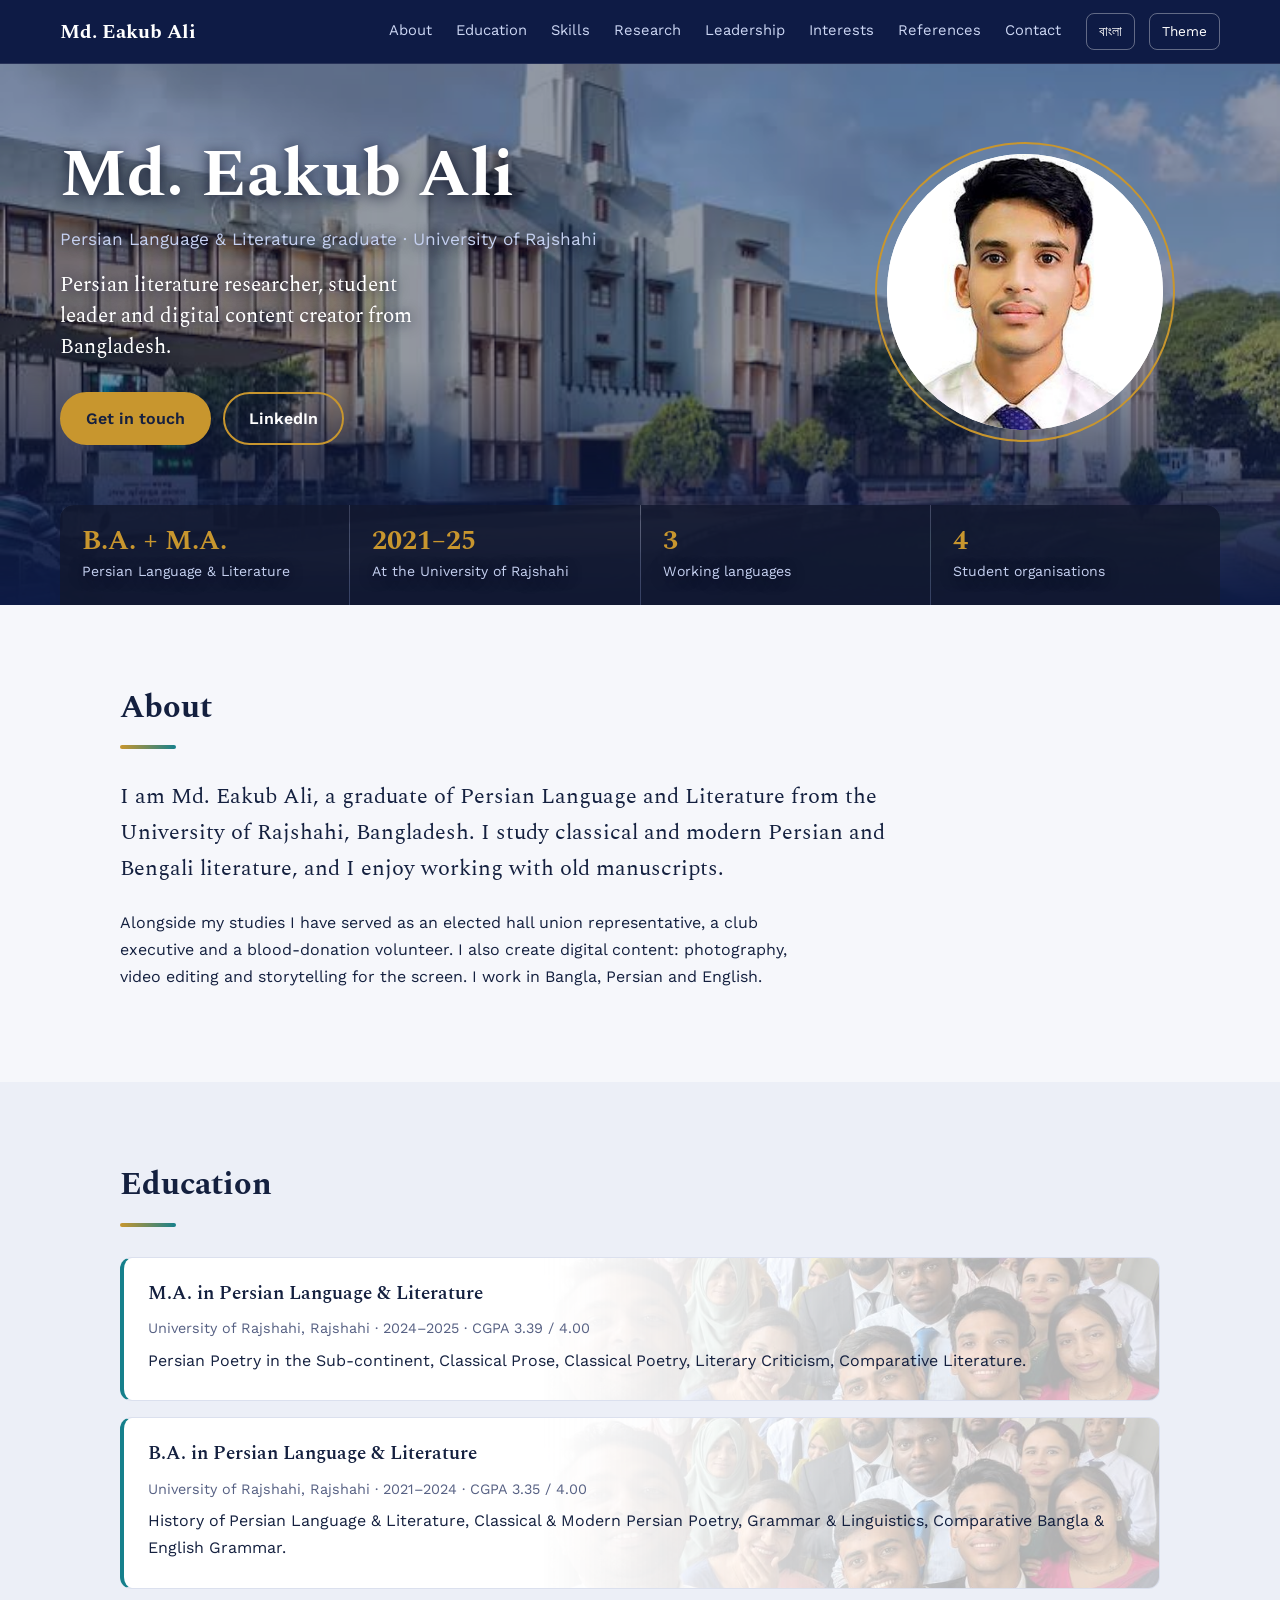
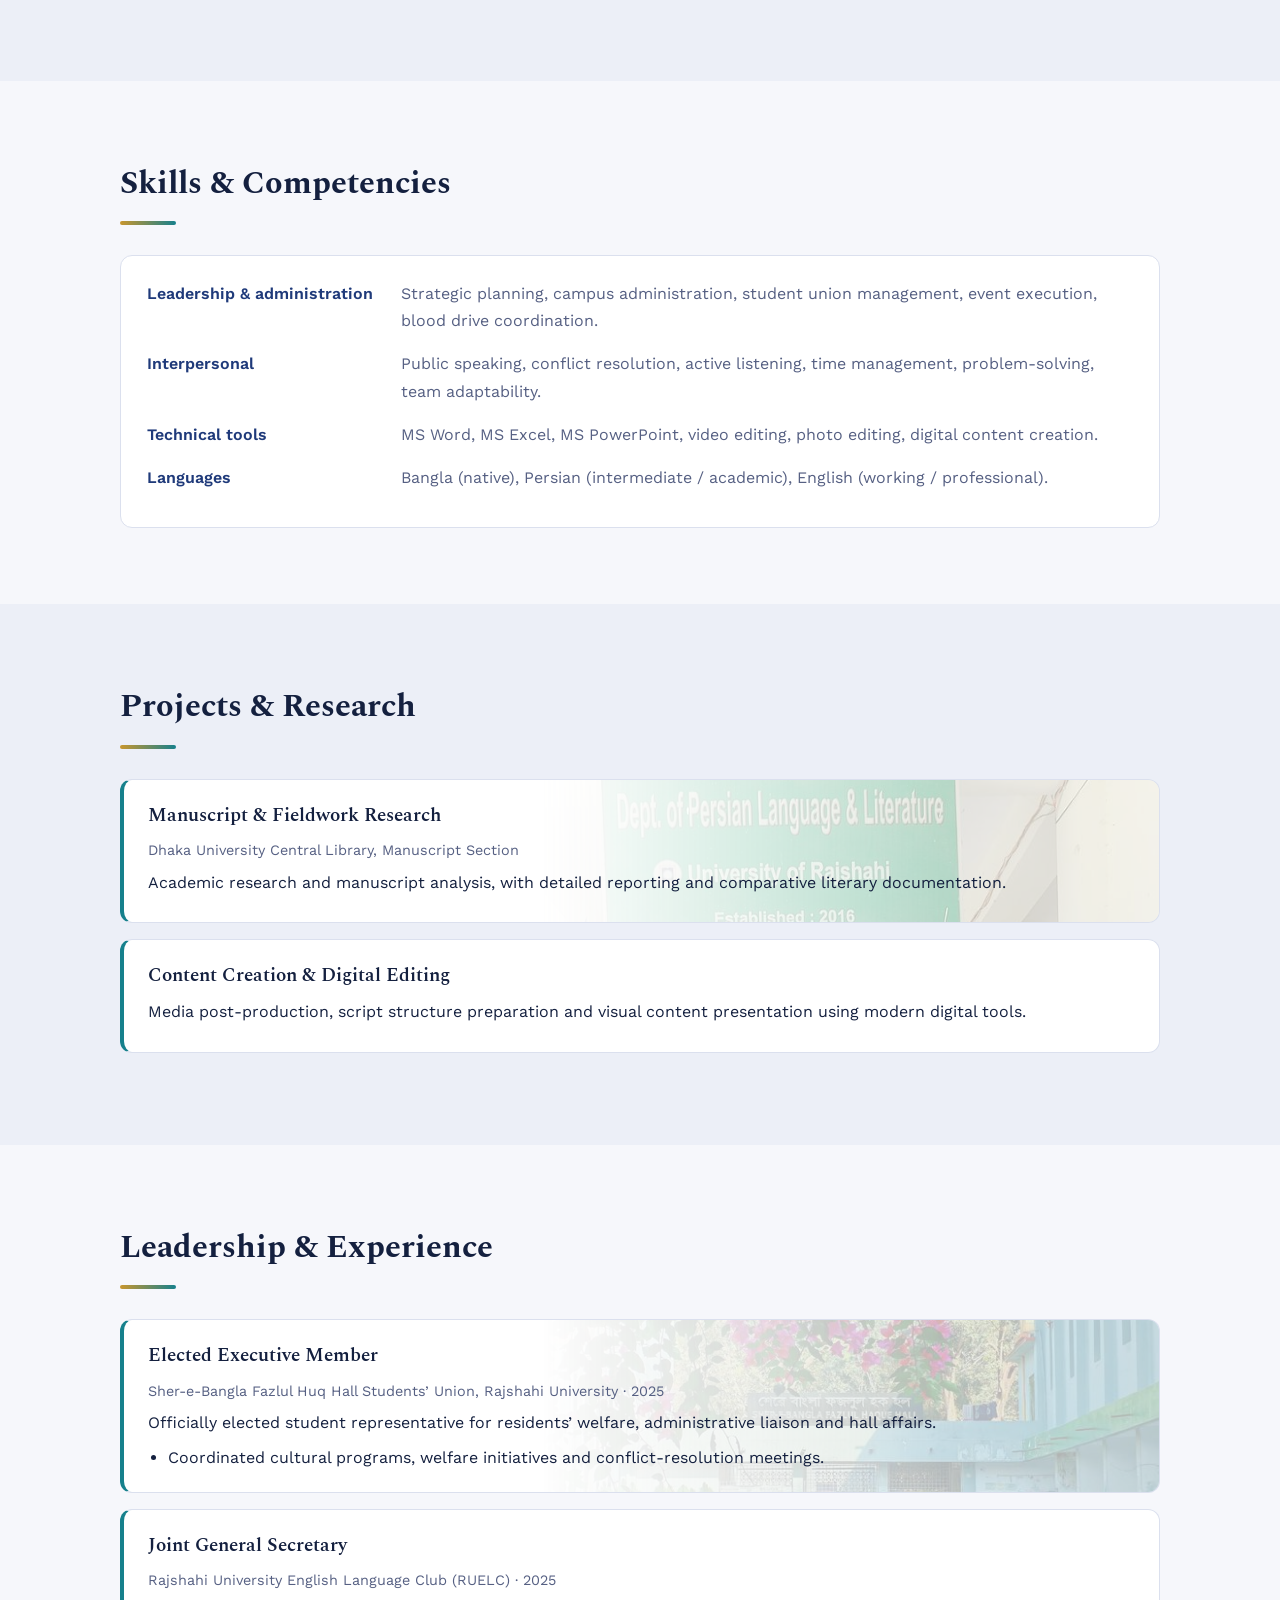
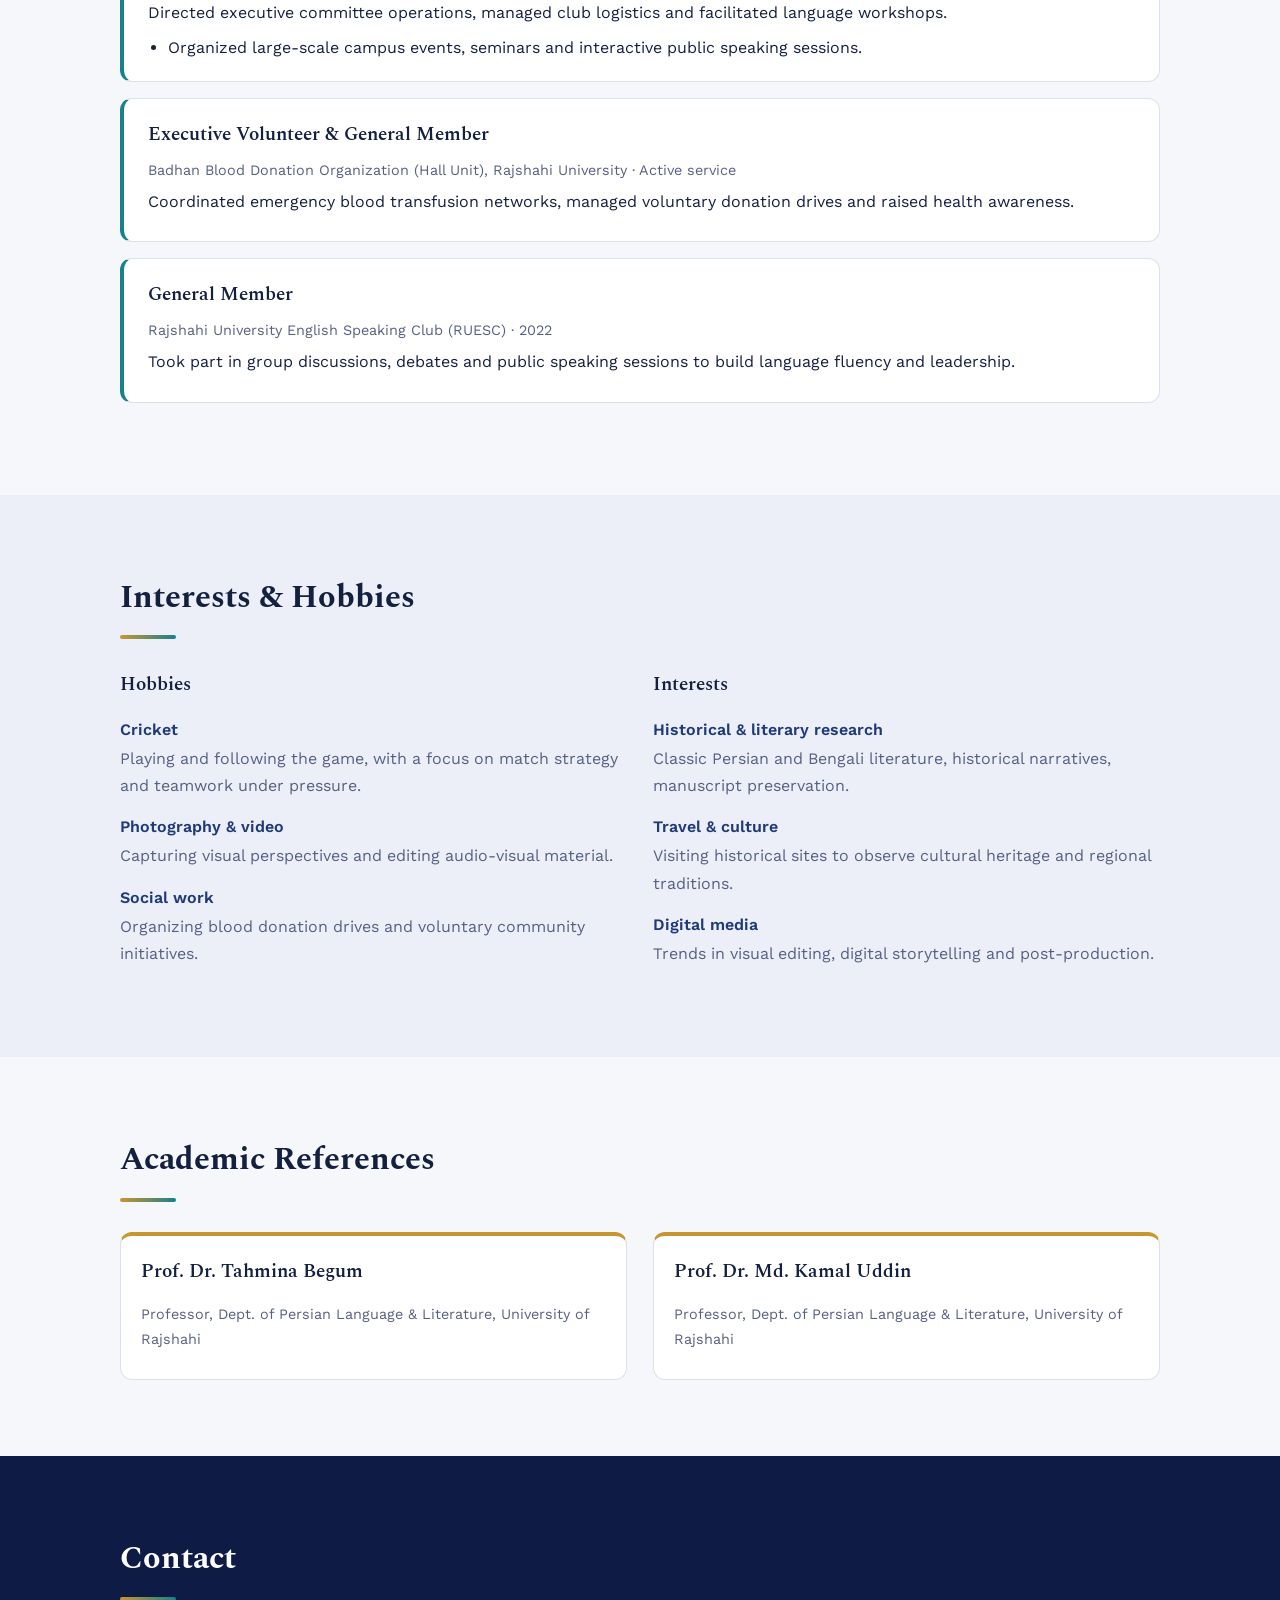
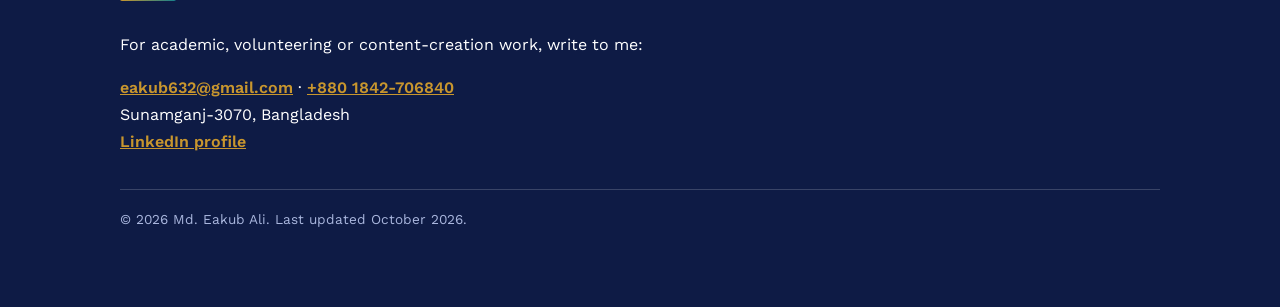
<file: index.html>
<!DOCTYPE html>
<html lang="en">
<head>
<meta charset="utf-8">
<meta name="viewport" content="width=device-width, initial-scale=1, viewport-fit=cover">
<title>Md. Eakub Ali – Persian Language &amp; Literature Graduate, University of Rajshahi</title>
<meta name="description" content="Md. Eakub Ali is a Bangladeshi graduate (B.A. and M.A.) in Persian Language and Literature from the University of Rajshahi, with experience in manuscript research, student leadership, public speaking and digital content creation.">
<meta name="keywords" content="Md. Eakub Ali, Eakub Ali, Persian Language and Literature, University of Rajshahi, Bangladesh, manuscript research, RUELC, Badhan, content creator">
<meta name="author" content="Md. Eakub Ali">
<meta name="google-site-verification" content="yJDewnjzK5G8-wtXEbYHDXTIM0TM1LqQ09pXcxVucDE" />
<link rel="canonical" href="https://md-eakub-ali102.netlify.app/">
<meta property="og:url" content="https://md-eakub-ali102.netlify.app/">
<meta property="og:type" content="profile">
<meta property="og:title" content="Md. Eakub Ali – Persian Language &amp; Literature Graduate">
<meta property="og:description" content="Persian literature researcher, student leader and digital content creator from Bangladesh.">
<script type="application/ld+json">
{"@context":"https://schema.org","@type":"Person","name":"Md. Eakub Ali","email":"mailto:eakub632@gmail.com","telephone":"+8801842706840","nationality":"Bangladeshi","sameAs":["https://www.linkedin.com/in/md-eakub-ali-3b7093390/"],"address":{"@type":"PostalAddress","addressLocality":"Sunamganj","postalCode":"3070","addressCountry":"BD"},"alumniOf":{"@type":"CollegeOrUniversity","name":"University of Rajshahi"},"knowsLanguage":["Bengali","Persian","English"],"jobTitle":"Graduate in Persian Language and Literature","knowsAbout":["Persian literature","Manuscript research","Comparative literature","Digital content creation"]}
</script>
<link href="https://fonts.googleapis.com/css2?family=Spectral:ital,wght@0,400;0,600;0,700;1,400&amp;family=Work+Sans:wght@400;500;600&amp;family=Hind+Siliguri:wght@400;500;600;700&amp;display=swap" rel="stylesheet">
<link rel="stylesheet" href="css/style.css">
</head>
<body>
<div class="wrap">
<div class="progress" id="progress"></div>
<header class="top" id="top">
  <a class="brand" href="#top" data-bn="মোঃ ইয়াকুব আলী">Md. Eakub Ali</a>
  <nav id="nav" aria-label="Sections"><ul><li><a href="#about" data-id="about" data-bn="পরিচিতি">About</a></li><li><a href="#education" data-id="education" data-bn="শিক্ষা">Education</a></li><li><a href="#skills" data-id="skills" data-bn="দক্ষতা">Skills</a></li><li><a href="#research" data-id="research" data-bn="গবেষণা">Research</a></li><li><a href="#leadership" data-id="leadership" data-bn="নেতৃত্ব">Leadership</a></li><li><a href="#interests" data-id="interests" data-bn="আগ্রহ">Interests</a></li><li><a href="#references" data-id="references" data-bn="রেফারেন্স">References</a></li><li><a href="#contact" data-id="contact" data-bn="যোগাযোগ">Contact</a></li></ul></nav>
  <button class="hb" id="lang" type="button">বাংলা</button>
  <button class="hb" id="theme" type="button" data-bn="থিম">Theme</button>
  <button class="hb" id="menu" type="button" aria-label="Menu" aria-expanded="false">☰</button>
</header>
<div class="hero"><div class="hero-grid">
  <div>
    <h1 data-bn="মোঃ ইয়াকুব আলী">Md. Eakub Ali</h1>
    <p class="role" data-bn="ফারসি ভাষা ও সাহিত্যে স্নাতক · রাজশাহী বিশ্ববিদ্যালয়">Persian Language &amp; Literature graduate · University of Rajshahi</p>
    <p class="tag" data-bn="ফারসি সাহিত্য গবেষক, ছাত্র প্রতিনিধি ও ডিজিটাল কনটেন্ট নির্মাতা।">Persian literature researcher, student leader and digital content creator from Bangladesh.</p>
    <div class="btns">
      <a class="btn fill" href="#contact" data-id="contact" data-bn="যোগাযোগ করুন">Get in touch</a>
      <a class="btn" href="https://www.linkedin.com/in/md-eakub-ali-3b7093390/" target="_blank" rel="noopener me" data-bn="লিংকডইন">LinkedIn</a>
    </div>
  </div>
  <div class="arch"><img class="photo" src="assets/img/portrait.jpg" alt="Portrait of Md. Eakub Ali" width="300" height="375"></div>
</div>
<div class="stats">
  <div class="stat"><b>B.A. + M.A.</b><span data-bn="ফারসি ভাষা ও সাহিত্য">Persian Language &amp; Literature</span></div>
  <div class="stat"><b>2021–25</b><span data-bn="রাজশাহী বিশ্ববিদ্যালয়ে">At the University of Rajshahi</span></div>
  <div class="stat"><b data-bn="৩">3</b><span data-bn="ভাষায় কাজ">Working languages</span></div>
  <div class="stat"><b data-bn="৪">4</b><span data-bn="ছাত্র সংগঠনে সক্রিয়">Student organisations</span></div>
</div></div>
<button id="top-btn" type="button" aria-label="Back to top">↑</button>


<main>
<div class="en">
<section id="about">
  <h2>About</h2>
  <p class="lead">I am Md. Eakub Ali, a graduate of Persian Language and Literature from the University of Rajshahi, Bangladesh. I study classical and modern Persian and Bengali literature, and I enjoy working with old manuscripts.</p>
  <p>Alongside my studies I have served as an elected hall union representative, a club executive and a blood-donation volunteer. I also create digital content: photography, video editing and storytelling for the screen. I work in Bangla, Persian and English.</p>
</section>

<section id="education">
  <h2>Education</h2>
  <div class="item wm e">
    <h3>M.A. in Persian Language &amp; Literature</h3>
    <p class="meta">University of Rajshahi, Rajshahi · 2024–2025 · CGPA 3.39 / 4.00</p>
    <p>Persian Poetry in the Sub-continent, Classical Prose, Classical Poetry, Literary Criticism, Comparative Literature.</p>
  </div>
  <div class="item wm e">
    <h3>B.A. in Persian Language &amp; Literature</h3>
    <p class="meta">University of Rajshahi, Rajshahi · 2021–2024 · CGPA 3.35 / 4.00</p>
    <p>History of Persian Language &amp; Literature, Classical &amp; Modern Persian Poetry, Grammar &amp; Linguistics, Comparative Bangla &amp; English Grammar.</p>
  </div>
</section>

<section id="skills">
  <h2>Skills &amp; Competencies</h2>
  <dl>
    <dt>Leadership &amp; administration</dt>
    <dd>Strategic planning, campus administration, student union management, event execution, blood drive coordination.</dd>
    <dt>Interpersonal</dt>
    <dd>Public speaking, conflict resolution, active listening, time management, problem-solving, team adaptability.</dd>
    <dt>Technical tools</dt>
    <dd>MS Word, MS Excel, MS PowerPoint, video editing, photo editing, digital content creation.</dd>
    <dt>Languages</dt>
    <dd>Bangla (native), Persian (intermediate / academic), English (working / professional).</dd>
  </dl>
</section>

<section id="research">
  <h2>Projects &amp; Research</h2>
  <div class="item wm r">
    <h3>Manuscript &amp; Fieldwork Research</h3>
    <p class="meta">Dhaka University Central Library, Manuscript Section</p>
    <p>Academic research and manuscript analysis, with detailed reporting and comparative literary documentation.</p>
  </div>
  <div class="item">
    <h3>Content Creation &amp; Digital Editing</h3>
    <p>Media post-production, script structure preparation and visual content presentation using modern digital tools.</p>
  </div>
</section>

<section id="leadership">
  <h2>Leadership &amp; Experience</h2>
  <div class="item wm">
    <h3>Elected Executive Member</h3>
    <p class="meta">Sher-e-Bangla Fazlul Huq Hall Students’ Union, Rajshahi University · 2025</p>
    <p>Officially elected student representative for residents’ welfare, administrative liaison and hall affairs.</p>
    <ul><li>Coordinated cultural programs, welfare initiatives and conflict-resolution meetings.</li></ul>
  </div>
  <div class="item">
    <h3>Joint General Secretary</h3>
    <p class="meta">Rajshahi University English Language Club (RUELC) · 2025</p>
    <p>Directed executive committee operations, managed club logistics and facilitated language workshops.</p>
    <ul><li>Organized large-scale campus events, seminars and interactive public speaking sessions.</li></ul>
  </div>
  <div class="item">
    <h3>Executive Volunteer &amp; General Member</h3>
    <p class="meta">Badhan Blood Donation Organization (Hall Unit), Rajshahi University · Active service</p>
    <p>Coordinated emergency blood transfusion networks, managed voluntary donation drives and raised health awareness.</p>
  </div>
  <div class="item">
    <h3>General Member</h3>
    <p class="meta">Rajshahi University English Speaking Club (RUESC) · 2022</p>
    <p>Took part in group discussions, debates and public speaking sessions to build language fluency and leadership.</p>
  </div>
</section>

<section id="interests">
  <h2>Interests &amp; Hobbies</h2>
  <div class="two">
    <div>
      <h3>Hobbies</h3>
      <dl>
        <dt>Cricket</dt><dd>Playing and following the game, with a focus on match strategy and teamwork under pressure.</dd>
        <dt>Photography &amp; video</dt><dd>Capturing visual perspectives and editing audio-visual material.</dd>
        <dt>Social work</dt><dd>Organizing blood donation drives and voluntary community initiatives.</dd>
      </dl>
    </div>
    <div>
      <h3>Interests</h3>
      <dl>
        <dt>Historical &amp; literary research</dt><dd>Classic Persian and Bengali literature, historical narratives, manuscript preservation.</dd>
        <dt>Travel &amp; culture</dt><dd>Visiting historical sites to observe cultural heritage and regional traditions.</dd>
        <dt>Digital media</dt><dd>Trends in visual editing, digital storytelling and post-production.</dd>
      </dl>
    </div>
  </div>
</section>

<section id="references">
  <h2>Academic References</h2>
  <div class="two">
    <div class="ref"><h3>Prof. Dr. Tahmina Begum</h3><p class="meta">Professor, Dept. of Persian Language &amp; Literature, University of Rajshahi</p></div>
    <div class="ref"><h3>Prof. Dr. Md. Kamal Uddin</h3><p class="meta">Professor, Dept. of Persian Language &amp; Literature, University of Rajshahi</p></div>
  </div>
</section>

<section id="contact">
  <h2>Contact</h2>
  <p>For academic, volunteering or content-creation work, write to me:</p>
  <p><a href="mailto:eakub632@gmail.com">eakub632@gmail.com</a> · <a href="tel:+8801842706840">+880 1842-706840</a><br>Sunamganj-3070, Bangladesh<br><a href="https://www.linkedin.com/in/md-eakub-ali-3b7093390/" target="_blank" rel="noopener me">LinkedIn profile</a></p>
  <footer>© 2026 Md. Eakub Ali. Last updated October 2026.</footer>
</section>
</div>
<div class="bn" lang="bn">
<section id="about-bn">
  <h2>পরিচিতি</h2>
  <p class="lead">আমি মোঃ ইয়াকুব আলী, রাজশাহী বিশ্ববিদ্যালয় থেকে ফারসি ভাষা ও সাহিত্যে স্নাতক ও স্নাতকোত্তর সম্পন্ন করেছি। ধ্রুপদি ও আধুনিক ফারসি এবং বাংলা সাহিত্য পড়া আমার প্রিয়, আর প্রাচীন পাণ্ডুলিপি নিয়ে কাজ করতে ভালোবাসি।</p>
  <p>পড়াশোনার পাশাপাশি আমি হল সংসদের নির্বাচিত প্রতিনিধি, ক্লাবের নির্বাহী সদস্য এবং রক্তদান স্বেচ্ছাসেবক হিসেবে কাজ করেছি। এছাড়া ফটোগ্রাফি, ভিডিও এডিটিং ও গল্প বলার মতো ডিজিটাল কনটেন্ট তৈরি করি। কাজ করি বাংলা, ফারসি ও ইংরেজিতে।</p>
</section>
<section id="education-bn">
  <h2>শিক্ষাগত যোগ্যতা</h2>
  <div class="item wm e"><h3>এম.এ., ফারসি ভাষা ও সাহিত্য</h3><p class="meta">রাজশাহী বিশ্ববিদ্যালয় · ২০২৪–২০২৫ · সিজিপিএ ৩.৩৯ / ৪.০০</p><p>উপমহাদেশের ফারসি কবিতা, ধ্রুপদি গদ্য, ধ্রুপদি কবিতা, সাহিত্য সমালোচনা, তুলনামূলক সাহিত্য।</p></div>
  <div class="item wm e"><h3>বি.এ., ফারসি ভাষা ও সাহিত্য</h3><p class="meta">রাজশাহী বিশ্ববিদ্যালয় · ২০২১–২০২৪ · সিজিপিএ ৩.৩৫ / ৪.০০</p><p>ফারসি ভাষা ও সাহিত্যের ইতিহাস, ধ্রুপদি ও আধুনিক ফারসি কবিতা, ব্যাকরণ ও ভাষাতত্ত্ব, তুলনামূলক বাংলা ও ইংরেজি ব্যাকরণ।</p></div>
</section>
<section id="skills-bn">
  <h2>দক্ষতা</h2>
  <dl>
    <dt>নেতৃত্ব ও প্রশাসন</dt><dd>কৌশলগত পরিকল্পনা, ক্যাম্পাস প্রশাসন, ছাত্র সংসদ ব্যবস্থাপনা, অনুষ্ঠান আয়োজন, রক্তদান কর্মসূচি সমন্বয়।</dd>
    <dt>ব্যক্তিগত যোগাযোগ</dt><dd>জনসমক্ষে বক্তৃতা, বিরোধ নিষ্পত্তি, মনোযোগ দিয়ে শোনা, সময় ব্যবস্থাপনা, সমস্যা সমাধান, দলের সাথে মানিয়ে নেওয়া।</dd>
    <dt>প্রযুক্তিগত দক্ষতা</dt><dd>এমএস ওয়ার্ড, এক্সেল, পাওয়ারপয়েন্ট, ভিডিও এডিটিং, ছবি এডিটিং, ডিজিটাল কনটেন্ট তৈরি।</dd>
    <dt>ভাষা</dt><dd>বাংলা (মাতৃভাষা), ফারসি (মধ্যম / একাডেমিক), ইংরেজি (কর্মক্ষেত্র পর্যায়)।</dd>
  </dl>
</section>
<section id="research-bn">
  <h2>প্রকল্প ও গবেষণা</h2>
  <div class="item wm r"><h3>পাণ্ডুলিপি ও মাঠ গবেষণা</h3><p class="meta">ঢাকা বিশ্ববিদ্যালয় কেন্দ্রীয় গ্রন্থাগার, পাণ্ডুলিপি শাখা</p><p>পাণ্ডুলিপি বিশ্লেষণসহ একাডেমিক গবেষণা এবং বিস্তারিত প্রতিবেদন ও তুলনামূলক সাহিত্য-নথি তৈরি।</p></div>
  <div class="item"><h3>কনটেন্ট তৈরি ও ডিজিটাল এডিটিং</h3><p>আধুনিক ডিজিটাল টুল দিয়ে মিডিয়া পোস্ট-প্রোডাকশন, স্ক্রিপ্টের কাঠামো তৈরি ও ভিজ্যুয়াল কনটেন্ট উপস্থাপন।</p></div>
</section>
<section id="leadership-bn">
  <h2>নেতৃত্ব ও অভিজ্ঞতা</h2>
  <div class="item wm"><h3>নির্বাচিত নির্বাহী সদস্য</h3><p class="meta">শেরেবাংলা ফজলুল হক হল ছাত্র সংসদ, রাজশাহী বিশ্ববিদ্যালয় · ২০২৫</p><p>আবাসিক শিক্ষার্থীদের কল্যাণ, প্রশাসনের সাথে যোগাযোগ ও হলের বিষয়গুলো দেখার জন্য নির্বাচিত ছাত্র প্রতিনিধি।</p><ul><li>সাংস্কৃতিক অনুষ্ঠান, কল্যাণমূলক উদ্যোগ ও বিরোধ নিষ্পত্তির সভা সমন্বয় করেছি।</li></ul></div>
  <div class="item"><h3>যুগ্ম সাধারণ সম্পাদক</h3><p class="meta">রাজশাহী বিশ্ববিদ্যালয় ইংলিশ ল্যাঙ্গুয়েজ ক্লাব (RUELC) · ২০২৫</p><p>কার্যনির্বাহী কমিটির কাজ পরিচালনা, ক্লাবের লজিস্টিকস ব্যবস্থাপনা ও ভাষা কর্মশালা পরিচালনা করেছি।</p><ul><li>বড় পরিসরের ক্যাম্পাস অনুষ্ঠান, সেমিনার ও জনসমক্ষে বক্তৃতার সেশন আয়োজন করেছি।</li></ul></div>
  <div class="item"><h3>নির্বাহী স্বেচ্ছাসেবক ও সাধারণ সদস্য</h3><p class="meta">বাঁধন রক্তদান সংগঠন (হল ইউনিট), রাজশাহী বিশ্ববিদ্যালয় · চলমান</p><p>জরুরি রক্তদানের যোগাযোগ সমন্বয়, স্বেচ্ছা রক্তদান কর্মসূচি পরিচালনা ও স্বাস্থ্য সচেতনতা বৃদ্ধি।</p></div>
  <div class="item"><h3>সাধারণ সদস্য</h3><p class="meta">রাজশাহী বিশ্ববিদ্যালয় ইংলিশ স্পিকিং ক্লাব (RUESC) · ২০২২</p><p>ভাষায় সাবলীলতা ও নেতৃত্বগুণ গড়তে দলীয় আলোচনা, বিতর্ক ও বক্তৃতায় অংশ নিয়েছি।</p></div>
</section>
<section id="interests-bn">
  <h2>শখ ও আগ্রহ</h2>
  <div class="two">
    <div><h3>শখ</h3><dl>
      <dt>ক্রিকেট</dt><dd>খেলা ও দেখা, বিশেষত ম্যাচের কৌশল ও চাপের মুখে দলগত কাজ।</dd>
      <dt>ফটোগ্রাফি ও ভিডিও</dt><dd>ছবি তোলা এবং অডিও-ভিজ্যুয়াল কনটেন্ট এডিট করা।</dd>
      <dt>সমাজসেবা</dt><dd>রক্তদান কর্মসূচি ও স্বেচ্ছাসেবী উদ্যোগ আয়োজন।</dd></dl></div>
    <div><h3>আগ্রহ</h3><dl>
      <dt>ইতিহাস ও সাহিত্য গবেষণা</dt><dd>ধ্রুপদি ফারসি ও বাংলা সাহিত্য, ঐতিহাসিক আখ্যান, পাণ্ডুলিপি সংরক্ষণ।</dd>
      <dt>ভ্রমণ ও সংস্কৃতি</dt><dd>ঐতিহাসিক স্থান ঘুরে সাংস্কৃতিক ঐতিহ্য ও আঞ্চলিক রীতি দেখা।</dd>
      <dt>ডিজিটাল মিডিয়া</dt><dd>ভিজ্যুয়াল এডিটিং, ডিজিটাল গল্প বলা ও পোস্ট-প্রোডাকশনের নতুন ধারা।</dd></dl></div>
  </div>
</section>
<section id="references-bn">
  <h2>একাডেমিক রেফারেন্স</h2>
  <div class="two">
    <div class="ref"><h3>প্রফেসর ড. তাহমিনা বেগম</h3><p class="meta">অধ্যাপক, ফারসি ভাষা ও সাহিত্য বিভাগ, রাজশাহী বিশ্ববিদ্যালয়</p></div>
    <div class="ref"><h3>প্রফেসর ড. মোঃ কামাল উদ্দিন</h3><p class="meta">অধ্যাপক, ফারসি ভাষা ও সাহিত্য বিভাগ, রাজশাহী বিশ্ববিদ্যালয়</p></div>
  </div>
</section>
<section id="contact-bn">
  <h2>যোগাযোগ</h2>
  <p>একাডেমিক কাজ, স্বেচ্ছাসেবা বা কনটেন্ট তৈরির জন্য লিখুন:</p>
  <p><a href="mailto:eakub632@gmail.com">eakub632@gmail.com</a> · <a href="tel:+8801842706840">+880 1842-706840</a><br>সুনামগঞ্জ-৩০৭০, বাংলাদেশ<br><a href="https://www.linkedin.com/in/md-eakub-ali-3b7093390/" target="_blank" rel="noopener me">LinkedIn</a></p>
  <footer>© ২০২৬ মোঃ ইয়াকুব আলী। সর্বশেষ হালনাগাদ: অক্টোবর ২০২৬।</footer>
</section>
</div>
</main>
</div>
<script src="js/main.js" defer></script>
</body>
</html>
</file>
<file: css/style.css>
:root{
  --bg:#f6f7fb;--alt:#eceff7;--card:#ffffff;--ink:#14203f;--muted:#566083;--line:#dbe0ee;
  --lapis:#1f3a7a;--deep:#0e1b45;--teal:#16808c;--gold:#c8962e;
  --serif:"Spectral",Georgia,serif;--sans:"Work Sans",system-ui,sans-serif;
  box-sizing:border-box;padding-top:env(safe-area-inset-top,0px);padding-bottom:env(safe-area-inset-bottom,0px);
}
@media (prefers-color-scheme:dark){
  :root:not([data-theme="light"]){--bg:#0b1230;--alt:#0f1938;--card:#141f46;--ink:#e9edf9;--muted:#a3aecd;--line:#26346b;--lapis:#8fb0ff;--deep:#070d24;--teal:#4cc3cf;--gold:#e5b550;color-scheme:dark}
}
:root[data-theme="dark"]{--bg:#0b1230;--alt:#0f1938;--card:#141f46;--ink:#e9edf9;--muted:#a3aecd;--line:#26346b;--lapis:#8fb0ff;--deep:#070d24;--teal:#4cc3cf;--gold:#e5b550}
*{box-sizing:border-box}
html{scroll-behavior:smooth;scroll-padding-top:84px}
body{margin:0;background:var(--bg);color:var(--ink);font-family:var(--sans);line-height:1.7;font-size:1rem}
body::before{content:"";position:fixed;inset:0 0 auto;height:env(safe-area-inset-top,0px);background:var(--deep);z-index:60}
a{color:var(--lapis)}
a:focus-visible,button:focus-visible{outline:2px solid var(--gold);outline-offset:2px}
.progress{position:fixed;top:env(safe-area-inset-top,0px);left:0;height:3px;width:0;background:var(--gold);z-index:70}
header.top{position:sticky;top:env(safe-area-inset-top,0px);z-index:50;display:flex;align-items:center;gap:14px;padding:10px max(20px,calc((100% - 1160px)/2));background:var(--deep);color:#fff;border-bottom:1px solid rgba(255,255,255,.1)}
.brand{font-family:var(--serif);font-weight:700;font-size:1.25rem;color:#fff;text-decoration:none;margin-right:auto}
nav ul{list-style:none;margin:0;padding:0;display:flex;gap:2px}
nav a{display:block;padding:8px 11px;border-radius:8px;color:#cdd7f4;text-decoration:none;font-size:.92rem;border-bottom:2px solid transparent}
nav a:hover{color:#fff;background:rgba(255,255,255,.08)}
nav a.active{color:#fff;border-bottom-color:var(--gold)}
.hb{font:inherit;font-size:.85rem;color:#fff;background:transparent;border:1px solid rgba(255,255,255,.35);border-radius:8px;padding:6px 12px;cursor:pointer}
.hb:hover{border-color:var(--gold)}
#menu{display:none}
.hero{color:#fff;padding:76px max(24px,calc((100% - 1160px)/2)) 0;overflow:hidden;
  background:var(--deep)}
.hero-grid{display:grid;grid-template-columns:1.3fr .7fr;gap:48px;align-items:center}
.hero h1{font-family:var(--serif);font-size:clamp(2.5rem,6vw,4.2rem);line-height:1.05;margin:0 0 14px;font-weight:700}
.role{color:#c5d0f0;font-size:1.08rem;margin:0 0 16px}
.tag{font-family:var(--serif);font-size:1.3rem;line-height:1.5;max-width:36ch;margin:0 0 28px}
.btns{display:flex;gap:12px;flex-wrap:wrap}
.btn{display:inline-block;padding:11px 24px;border-radius:999px;font-weight:600;text-decoration:none;border:2px solid var(--gold);color:#fff}
.btn.fill{background:var(--gold);color:#16203f}
.btn:hover{filter:brightness(1.1)}
.arch{justify-self:center;width:min(300px,70vw);aspect-ratio:1/1;border-radius:50%;padding:10px;border:2px solid var(--gold);background:rgba(255,255,255,.06)}
.photo{width:100%;height:100%;object-fit:cover;object-position:center top;border-radius:50%;display:block;background:#fff}
.stats{display:grid;grid-template-columns:repeat(4,1fr);gap:1px;margin-top:60px;background:rgba(255,255,255,.16);border-radius:14px 14px 0 0;overflow:hidden}
.stat{background:rgba(7,13,36,.78);padding:20px 22px}
.stat b{display:block;font-family:var(--serif);font-size:1.7rem;color:var(--gold);line-height:1.2}
.stat span{font-size:.88rem;color:#c5d0f0}
section{padding:76px max(24px,calc((100% - 1040px)/2))}
.en>section:nth-child(even),.bn>section:nth-child(even){background:var(--alt)}
h2{font-family:var(--serif);font-size:2rem;margin:0 0 30px;color:var(--ink);font-weight:700;position:relative;padding-bottom:14px}
h2::after{content:"";position:absolute;left:0;bottom:0;width:56px;height:4px;border-radius:2px;background:linear-gradient(90deg,var(--gold),var(--teal))}
h3{font-family:var(--serif);font-size:1.2rem;margin:0;font-weight:600}
.lead{font-family:var(--serif);font-size:1.4rem;line-height:1.6;max-width:62ch}
#about p,#about-bn p{max-width:70ch}
.item{background:var(--card);border:1px solid var(--line);border-left:4px solid var(--teal);border-radius:12px;padding:20px 24px;margin-bottom:16px;transition:box-shadow .2s,border-color .2s}
.item:hover{border-left-color:var(--gold);box-shadow:0 8px 24px rgba(14,27,69,.12)}
.meta{color:var(--muted);font-size:.9rem;margin:3px 0 8px}
.item p{margin:6px 0}.item ul{margin:8px 0 0;padding-left:20px}
dl{margin:0}
dt{font-weight:600;color:var(--lapis)}
dd{margin:2px 0 14px;color:var(--muted)}
#skills dl,#skills-bn dl{display:grid;grid-template-columns:minmax(150px,230px) 1fr;gap:0 24px;background:var(--card);border:1px solid var(--line);border-radius:12px;padding:22px 26px}
#skills dt,#skills-bn dt{padding-top:2px}
.two{display:grid;grid-template-columns:1fr 1fr;gap:26px}
.two>div>h3{margin-bottom:14px}
.ref{background:var(--card);border:1px solid var(--line);border-top:4px solid var(--gold);border-radius:12px;padding:20px}
#contact,#contact-bn{background:var(--deep)!important;color:#fff}
#contact h2,#contact-bn h2{color:#fff}
#contact a,#contact-bn a{color:var(--gold);font-weight:600}
footer{margin-top:34px;padding-top:18px;border-top:1px solid rgba(255,255,255,.18);color:#a9b6dd;font-size:.85rem}
.bn{display:none;font-family:"Hind Siliguri",var(--sans);line-height:1.85}
.bn h2,.bn h3,.bn .lead{font-family:"Hind Siliguri",var(--sans)}
html[data-lang="bn"] .bn{display:block}
html[data-lang="bn"] .en{display:none}
html[data-lang="bn"] .hero h1,html[data-lang="bn"] .tag,html[data-lang="bn"] .brand,html[data-lang="bn"] .stat b{font-family:"Hind Siliguri",var(--sans)}
#top-btn{position:fixed;right:18px;bottom:calc(18px + env(safe-area-inset-bottom,0px));width:44px;height:44px;border-radius:50%;border:0;background:var(--gold);color:#16203f;font-size:1.2rem;cursor:pointer;display:none;z-index:40;box-shadow:0 4px 14px rgba(0,0,0,.25)}
#top-btn.show{display:block}
.hero{position:relative}
.hero::before{content:"";position:absolute;inset:0;background:url(../assets/img/hero-bg.jpg) center/cover no-repeat;opacity:.55;-webkit-mask-image:linear-gradient(to bottom,#000 55%,transparent 100%);mask-image:linear-gradient(to bottom,#000 55%,transparent 100%);z-index:0;pointer-events:none}
.hero>*{position:relative;z-index:1}
.hero h1,.role,.tag,.stat span{text-shadow:0 2px 14px rgba(7,13,36,.85)}
.item.wm{position:relative;overflow:hidden}
.item.wm::after{content:"";position:absolute;top:0;right:0;bottom:0;width:60%;background:url(../assets/img/side-bg.jpg) center/cover no-repeat;opacity:.3;-webkit-mask-image:linear-gradient(to right,transparent,#000 65%);mask-image:linear-gradient(to right,transparent,#000 65%);pointer-events:none;z-index:0}
.item.wm>*{position:relative;z-index:1}
.item.wm.r::after{background:url(../assets/img/watermark-r.jpg) center 6%/cover no-repeat}
.item.wm.e::after{background:url(../assets/img/watermark-e.jpg) center 45%/cover no-repeat}
@media (max-width:1080px){
  #menu{display:inline-block}
  nav{position:absolute;top:100%;left:0;right:0;background:var(--deep);display:none;padding:8px 20px 16px;border-bottom:1px solid rgba(255,255,255,.12)}
  nav.open{display:block}
  nav ul{flex-direction:column}
}
@media (max-width:760px){
  .hero{padding-top:44px}
  .hero-grid{grid-template-columns:1fr;gap:30px}
  .arch{order:-1;width:200px}
  .stats{grid-template-columns:1fr 1fr;margin-top:40px}
  .two{grid-template-columns:1fr}
  #skills dl,#skills-bn dl{grid-template-columns:1fr}
  section{padding-top:56px;padding-bottom:56px}
}
@media (prefers-reduced-motion:reduce){html{scroll-behavior:auto}.item{transition:none}}
</file>
